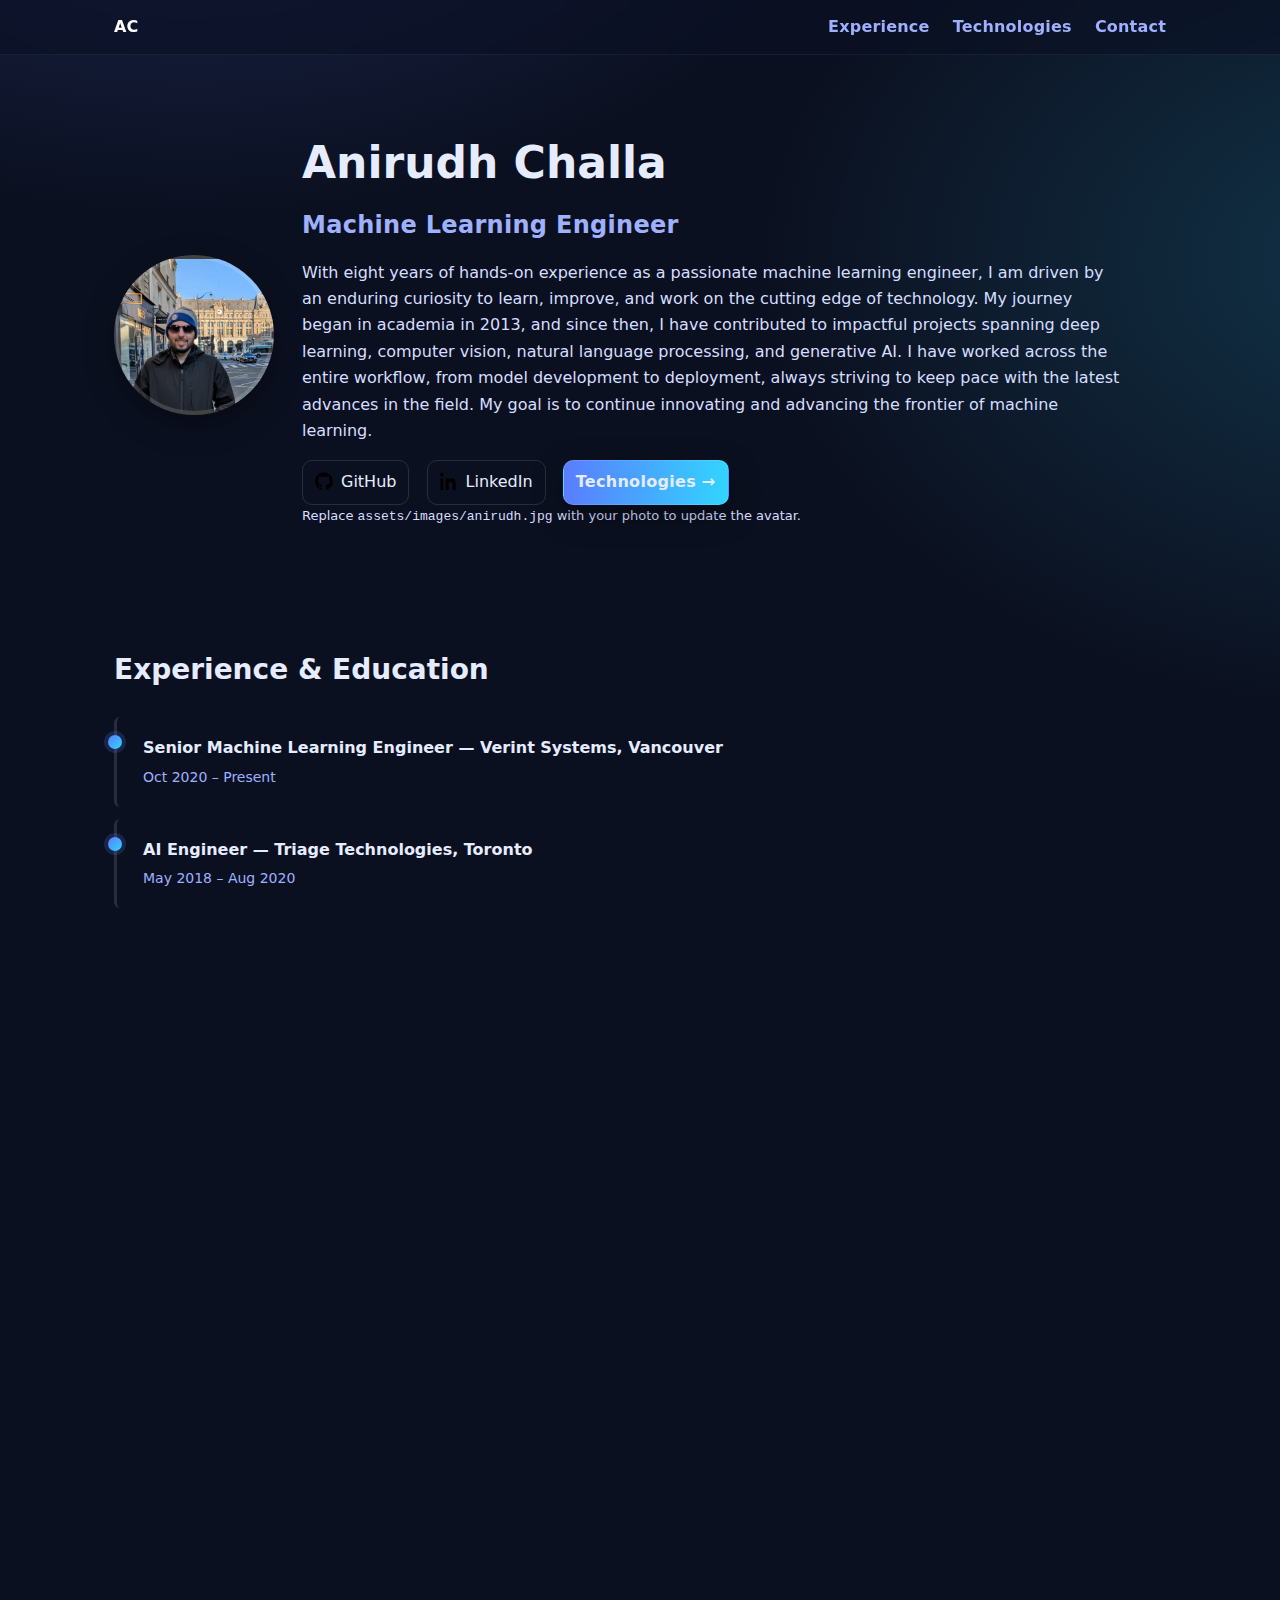
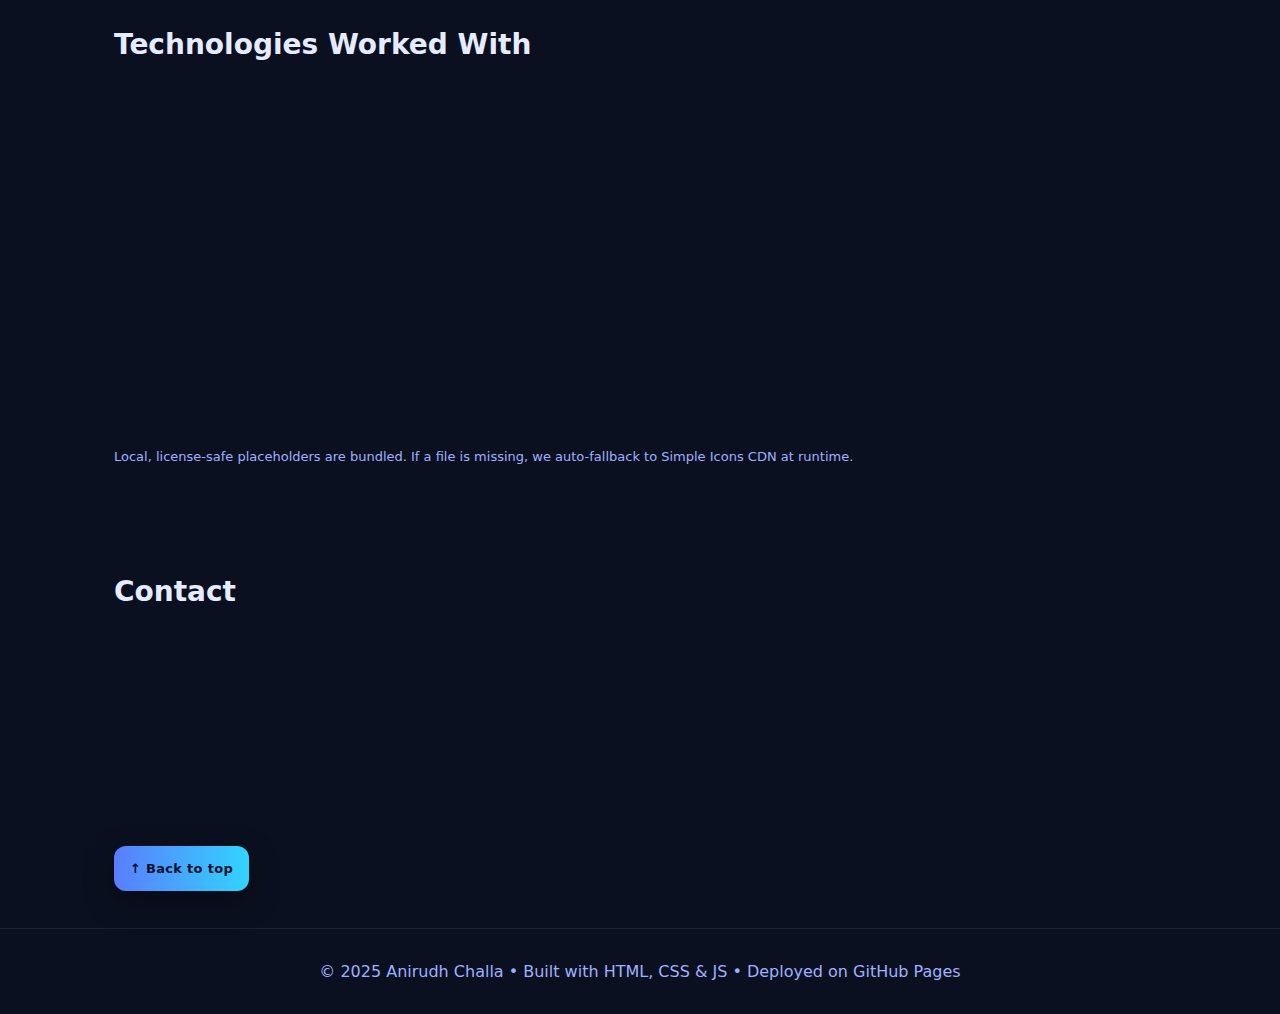
<file: index.html>
<!doctype html>
<html lang="en">
<head>
<meta charset="utf-8">
<meta name="viewport" content="width=device-width, initial-scale=1">
<title>Anirudh Challa | Machine Learning Engineer</title>
<link rel="icon" href="assets/icons/favicon.svg" type="image/svg+xml">
<link rel="stylesheet" href="css/styles.css">
<meta name="description" content="Portfolio of Anirudh Challa — Machine Learning Engineer in Vancouver.">
<style>
  .icon { width:18px;height:18px;display:inline-block;vertical-align:-3px; margin-right:8px; }
  section{scroll-margin-top:90px}
  .section-title{font-size:28px;margin:40px 0 10px}
</style>
</head>
<body>
  <div class="nav">
    <div class="inner container">
      <div><a href="#top" style="margin-left:0;color:#fff;font-weight:800">AC</a></div>
      <div>
        <a href="#experience">Experience</a>
        <a href="#technologies">Technologies</a>
        <a href="#contact">Contact</a>
      </div>
    </div>
  </div>

  <div id="top" class="container hero">
    <div class="pfp" aria-label="Profile photo placeholder"></div>
    <div>
      <h1>Anirudh Challa</h1>
      <h2>Machine Learning Engineer</h2>
      <p>With eight years of hands-on experience as a passionate machine learning engineer, I am driven by an enduring curiosity to learn, improve, and work on the cutting edge of technology. My journey began in academia in 2013, and since then, I have contributed to impactful projects spanning deep learning, computer vision, natural language processing, and generative AI. I have worked across the entire workflow, from model development to deployment, always striving to keep pace with the latest advances in the field. My goal is to continue innovating and advancing the frontier of machine learning.</p>
      <div class="social">
        <a href="https://github.com/anirudh-challa" target="_blank" rel="noopener"><span class="icon" style="background:url('assets/icons/github.svg') center/contain no-repeat"></span>GitHub</a>
        <a href="https://www.linkedin.com/in/anirudhchalla2907/" target="_blank" rel="noopener"><span class="icon" style="background:url('assets/icons/linkedin.svg') center/contain no-repeat"></span>LinkedIn</a>
        <a class="cta" href="#technologies">Technologies →</a>
      </div>
      <p class="small">Replace <code>assets/images/anirudh.jpg</code> with your photo to update the avatar.</p>
    </div>
  </div>

  <div id="experience" class="container">
    <h2 class="section-title">Experience & Education</h2>
    <div class="timeline">
      <div class="step">
        <h4>Senior Machine Learning Engineer — Verint Systems, Vancouver</h4>
        <div class="when">Oct 2020 – Present</div>
      </div>
      <div class="step">
        <h4>AI Engineer — Triage Technologies, Toronto</h4>
        <div class="when">May 2018 – Aug 2020</div>
      </div>
      <div class="step">
        <h4>Machine Learning Engineer — Holistic Labs, Campbell</h4>
        <div class="when">Sep 2017 – Apr 2018</div>
      </div>
      <div class="step">
        <h4>AI Scientist Intern — Loop AI Labs, San Francisco</h4>
        <div class="when">Summer 2016</div>
      </div>
      <div class="step">
        <h4>Master's in Computer Science (Machine Learning) — University of California, Santa Cruz</h4>
        <div class="when">2015 – 2017</div>
      </div>
      <div class="step">
        <h4>Research Intern — IIIT Bangalore</h4>
        <div class="when">Summer 2014</div>
        <p>Worked on detecting personality types from vlogs using multimodal inputs.</p>
      </div>
      <div class="step">
        <h4>Bachelor's in Computer Science & Engineering — SASTRA University, Thanjavur</h4>
        <div class="when">2011 – 2015</div>
      </div>
    </div>
  </div>

  <div id="technologies" class="container">
    <h2 class="section-title">Technologies Worked With</h2>
    <div class="tech-cloud">
      <div class="logo"><img src="assets/logos/python.svg" alt="python"></div>
      <div class="logo"><img src="assets/logos/numpy.svg" alt="numpy"></div>
      <div class="logo"><img src="assets/logos/keras.svg" alt="keras"></div>
      <div class="logo"><img src="assets/logos/pytorch.svg" alt="pytorch"></div>
      <div class="logo"><img src="assets/logos/spacy.svg" alt="spacy"></div>
      <div class="logo"><img src="assets/logos/tensorflow.svg" alt="tensorflow"></div>
      <div class="logo"><img src="assets/logos/seaborn.svg" alt="seaborn"></div>
      <div class="logo"><img src="assets/logos/matplotlib.svg" alt="matplotlib"></div>
      <div class="logo"><img src="assets/logos/huggingface.svg" alt="huggingface"></div>
      <div class="logo"><img src="assets/logos/pyspark.svg" alt="pyspark"></div>
      <div class="logo"><img src="assets/logos/aws.svg" alt="aws"></div>
      <div class="logo"><img src="assets/logos/llms.svg" alt="llms"></div>
      <div class="logo"><img src="assets/logos/computer_vision.svg" alt="computer_vision"></div>
      <div class="logo"><img src="assets/logos/nlp.svg" alt="nlp"></div>
      <div class="logo"><img src="assets/logos/kubeflow.svg" alt="kubeflow"></div>
      <div class="logo"><img src="assets/logos/git.svg" alt="git"></div>
      <div class="logo"><img src="assets/logos/sql.svg" alt="sql"></div>
      <div class="logo"><img src="assets/logos/bash.svg" alt="bash"></div>
      <div class="logo"><img src="assets/logos/cpp.svg" alt="cpp"></div>
      <div class="logo"><img src="assets/logos/d3.svg" alt="d3"></div>
      <div class="logo"><img src="assets/logos/airflow.svg" alt="airflow"></div>
    </div>
    <p class="small">Local, license-safe placeholders are bundled. If a file is missing, we auto-fallback to Simple Icons CDN at runtime.</p>
  </div>

  <div id="contact" class="container">
    <h2 class="section-title">Contact</h2>
    <div class="grid">
      <div class="card">
        <div class="kicker">Email</div>
        <h3><a href="mailto:anirudh.challa108@gmail.com" class="cta"><span class="icon" style="background:url('assets/icons/email.svg') center/contain no-repeat"></span>anirudh.challa108@gmail.com</a></h3>
      </div>
      <div class="card">
        <div class="kicker">GitHub</div>
        <p><a class="cta" href="https://github.com/anirudh-challa" target="_blank" rel="noopener"><span class="icon" style="background:url('assets/icons/github.svg') center/contain no-repeat"></span>github.com/anirudh-challa</a></p>
      </div>
      <div class="card">
        <div class="kicker">LinkedIn</div>
        <p><a class="cta" href="https://www.linkedin.com/in/anirudhchalla2907/" target="_blank" rel="noopener"><span class="icon" style="background:url('assets/icons/linkedin.svg') center/contain no-repeat"></span>linkedin.com/in/anirudhchalla2907</a></p>
      </div>
    </div>
    <p class="small"><a href="#top" class="cta">↑ Back to top</a></p>
  </div>

  <div class="footer">© 2025 Anirudh Challa • Built with HTML, CSS & JS • Deployed on GitHub Pages</div>
  <script src="js/scripts.js"></script>
  <script>
    // Fallback to CDN for tech logos if local file fails
    const slugMap = {{"python":"python","numpy":"numpy","keras":"keras","pytorch":"pytorch","spacy":"spacy","tensorflow":"tensorflow","seaborn":"seaborn","matplotlib":"matplotlib","huggingface":"huggingface","pyspark":"apachespark","aws":"amazonaws","llms":"openai","computer_vision":"opencv","nlp":"nlp","kubeflow":"kubeflow","git":"git","sql":"mysql","bash":"gnu-bash","cpp":"cplusplus","d3":"d3dotjs","airflow":"apacheairflow"}};
    const cdn = (name) => `https://cdn.simpleicons.org/${{}}`.replace("{{}}", slugMap[name] || name);
    document.querySelectorAll('#technologies .logo img').forEach(img => {{
      img.addEventListener('error', () => {{
        const name = img.getAttribute('alt');
        img.src = cdn(name);
      }});
    }});
  </script>
</body>
</html>
</file>
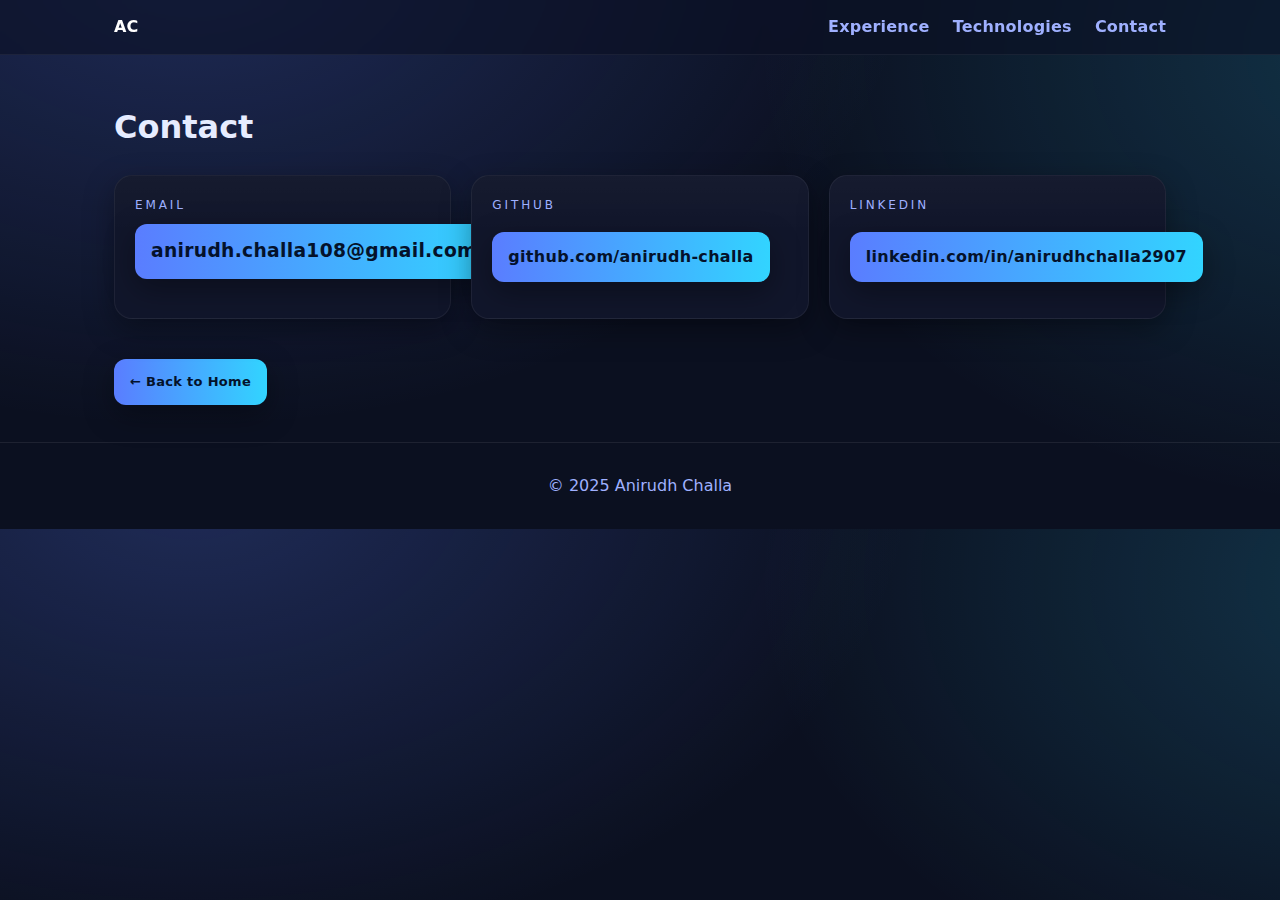
<file: contact.html>
<!doctype html>
<html lang="en">
<head>
<meta charset="utf-8">
<meta name="viewport" content="width=device-width, initial-scale=1">
<title>Contact — Anirudh Challa</title>
<link rel="stylesheet" href="css/styles.css">
</head>
<body>
  <div class="nav">
    <div class="inner container">
      <div><a href="index.html" style="margin-left:0;color:#fff;font-weight:800">AC</a></div>
      <div>
        <a href="experience.html">Experience</a>
        <a href="technologies.html">Technologies</a>
        <a href="contact.html">Contact</a>
      </div>
    </div>
  </div>

  <div class="container">
    <h1>Contact</h1>
    <div class="grid">
      <div class="card">
        <div class="kicker">Email</div>
        <h3><a href="mailto:anirudh.challa108@gmail.com" class="cta">anirudh.challa108@gmail.com</a></h3>
      </div>
      <div class="card">
        <div class="kicker">GitHub</div>
        <p><a class="cta" href="https://github.com/anirudh-challa" target="_blank" rel="noopener">github.com/anirudh-challa</a></p>
      </div>
      <div class="card">
        <div class="kicker">LinkedIn</div>
        <p><a class="cta" href="https://www.linkedin.com/in/anirudhchalla2907/" target="_blank" rel="noopener">linkedin.com/in/anirudhchalla2907</a></p>
      </div>
    </div>
    <p class="small"><a href="index.html" class="cta">← Back to Home</a></p>
  </div>

  <div class="footer">© 2025 Anirudh Challa</div>
  <script src="js/scripts.js"></script>
</body>
</html>
</file>
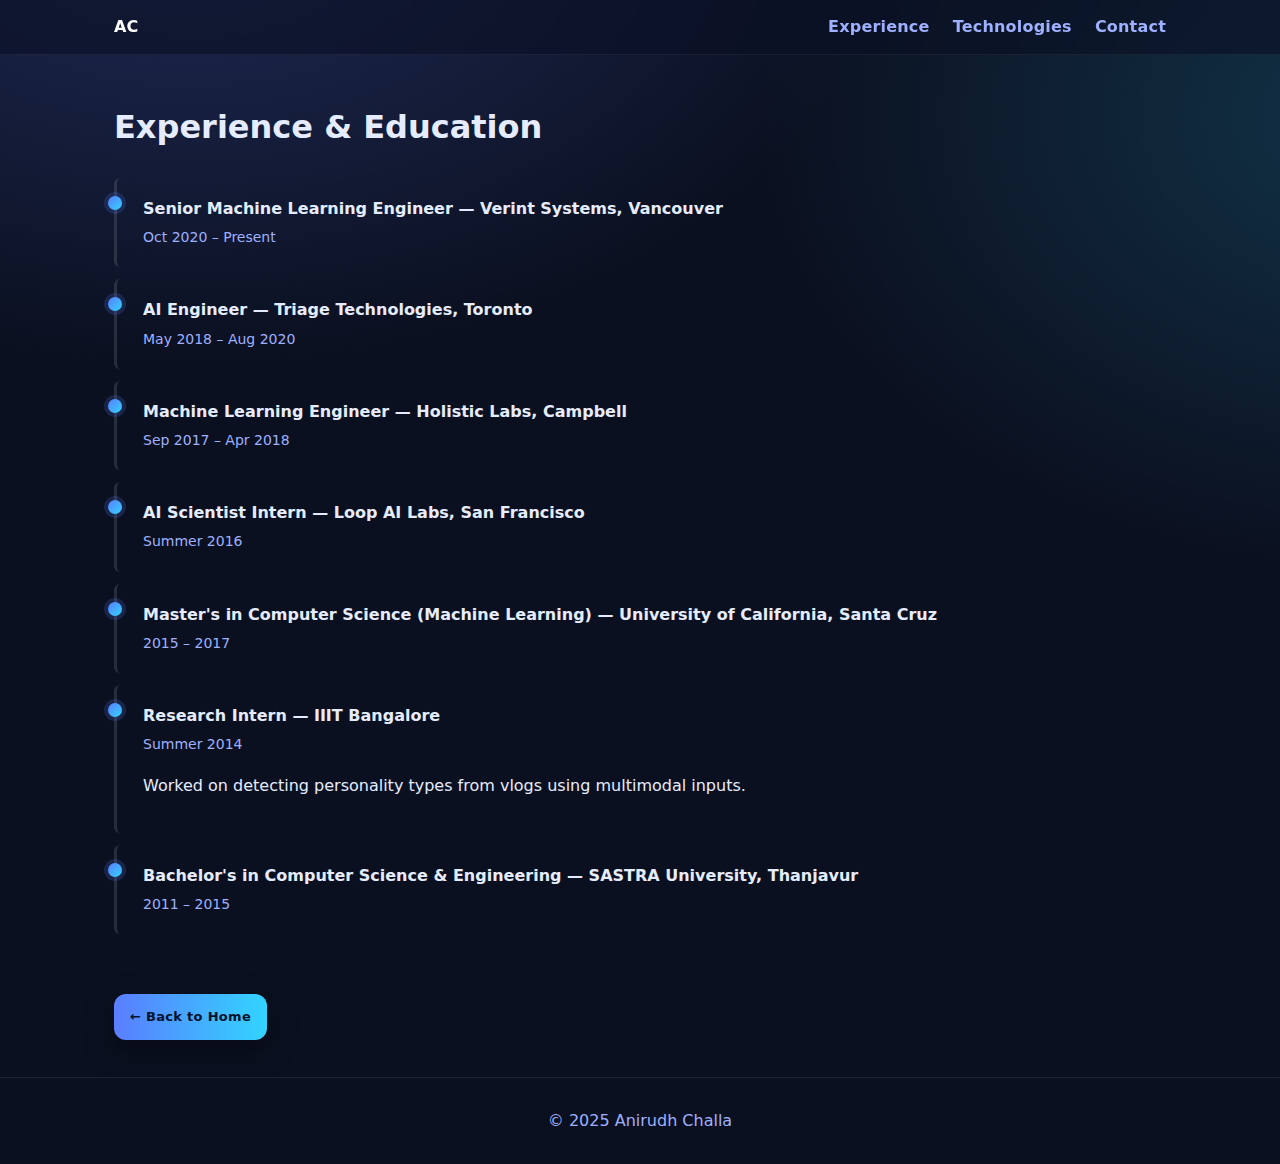
<file: experience.html>
<!doctype html>
<html lang="en">
<head>
<meta charset="utf-8">
<meta name="viewport" content="width=device-width, initial-scale=1">
<title>Experience & Education — Anirudh Challa</title>
<link rel="stylesheet" href="css/styles.css">
</head>
<body>
  <div class="nav">
    <div class="inner container">
      <div><a href="index.html" style="margin-left:0;color:#fff;font-weight:800">AC</a></div>
      <div>
        <a href="experience.html">Experience</a>
        <a href="technologies.html">Technologies</a>
        <a href="contact.html">Contact</a>
      </div>
    </div>
  </div>

  <div class="container">
    <h1>Experience & Education</h1>
    <div class="timeline">
      <div class="step">
        <h4>Senior Machine Learning Engineer — Verint Systems, Vancouver</h4>
        <div class="when">Oct 2020 – Present</div>
      </div>
      <div class="step">
        <h4>AI Engineer — Triage Technologies, Toronto</h4>
        <div class="when">May 2018 – Aug 2020</div>
      </div>
      <div class="step">
        <h4>Machine Learning Engineer — Holistic Labs, Campbell</h4>
        <div class="when">Sep 2017 – Apr 2018</div>
      </div>
      <div class="step">
        <h4>AI Scientist Intern — Loop AI Labs, San Francisco</h4>
        <div class="when">Summer 2016</div>
      </div>
      <div class="step">
        <h4>Master's in Computer Science (Machine Learning) — University of California, Santa Cruz</h4>
        <div class="when">2015 – 2017</div>
      </div>
      <div class="step">
        <h4>Research Intern — IIIT Bangalore</h4>
        <div class="when">Summer 2014</div>
        <p>Worked on detecting personality types from vlogs using multimodal inputs.</p>
      </div>
      <div class="step">
        <h4>Bachelor's in Computer Science & Engineering — SASTRA University, Thanjavur</h4>
        <div class="when">2011 – 2015</div>
      </div>
    </div>
    <p class="small"><a href="index.html" class="cta">← Back to Home</a></p>
  </div>

  <div class="footer">© 2025 Anirudh Challa</div>
  <script src="js/scripts.js"></script>
</body>
</html>
</file>
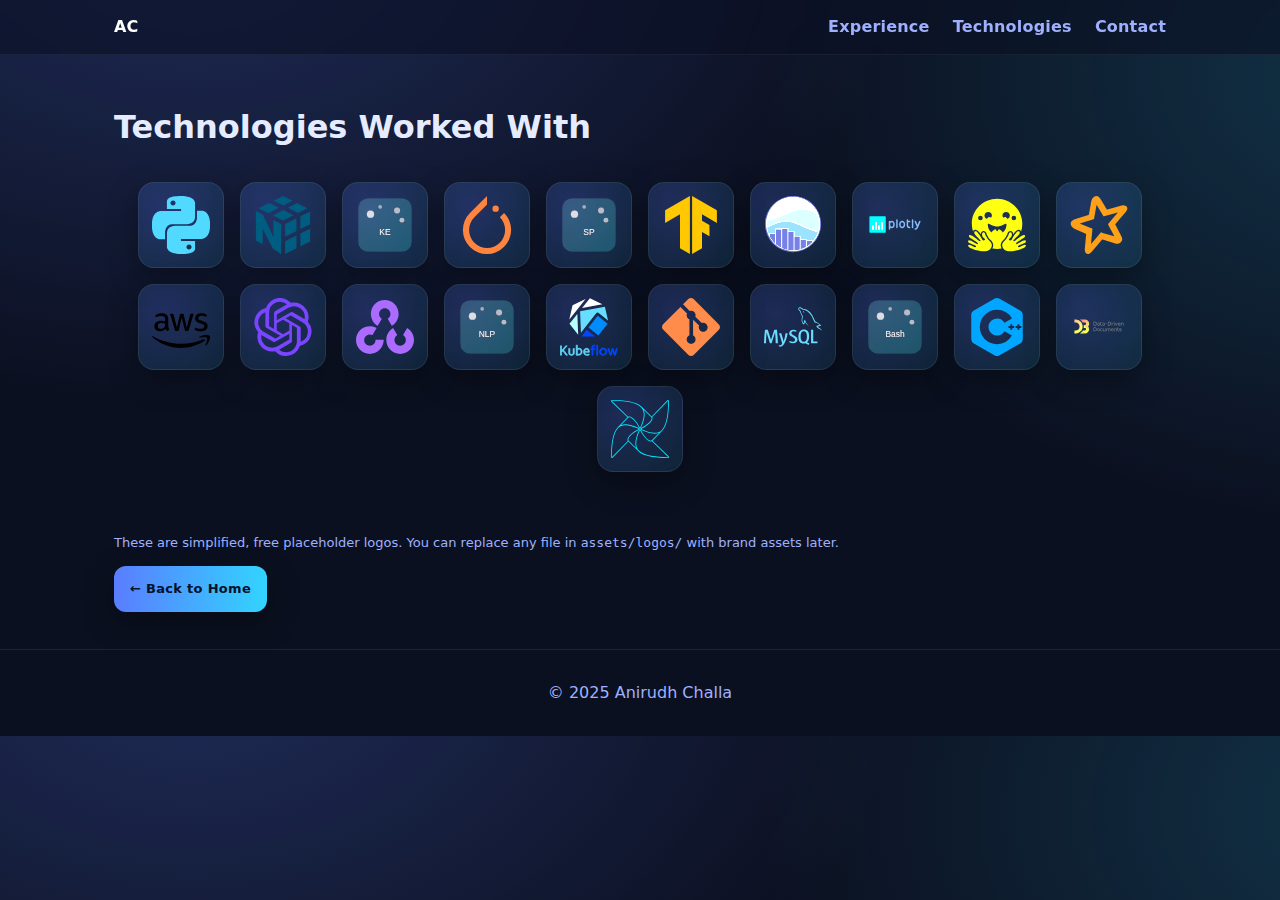
<file: technologies.html>
<!doctype html>
<html lang="en">
<head>
<meta charset="utf-8">
<meta name="viewport" content="width=device-width, initial-scale=1">
<title>Technologies — Anirudh Challa</title>
<link rel="stylesheet" href="css/styles.css">
</head>
<body>
  <div class="nav">
    <div class="inner container">
      <div><a href="index.html" style="margin-left:0;color:#fff;font-weight:800">AC</a></div>
      <div>
        <a href="experience.html">Experience</a>
        <a href="technologies.html">Technologies</a>
        <a href="contact.html">Contact</a>
      </div>
    </div>
  </div>

  <div class="container">
    <h1>Technologies Worked With</h1>
    <div class="tech-cloud">
      <!-- Logos automatically included in /assets/logos -->
      <div class="logo"><img src="assets/logos/python.svg" alt="Python"></div>
      <div class="logo"><img src="assets/logos/numpy.svg" alt="Numpy"></div>
      <div class="logo"><img src="assets/logos/keras.svg" alt="Keras"></div>
      <div class="logo"><img src="assets/logos/pytorch.svg" alt="Pytorch"></div>
      <div class="logo"><img src="assets/logos/spacy.svg" alt="Spacy"></div>
      <div class="logo"><img src="assets/logos/tensorflow.svg" alt="Tensorflow"></div>
      <div class="logo"><img src="assets/logos/seaborn.svg" alt="Seaborn"></div>
      <div class="logo"><img src="assets/logos/matplotlib.svg" alt="Matplotlib"></div>
      <div class="logo"><img src="assets/logos/huggingface.svg" alt="Huggingface"></div>
      <div class="logo"><img src="assets/logos/pyspark.svg" alt="Pyspark"></div>
      <div class="logo"><img src="assets/logos/aws.svg" alt="Aws"></div>
      <div class="logo"><img src="assets/logos/llms.svg" alt="Llms"></div>
      <div class="logo"><img src="assets/logos/computer_vision.svg" alt="Computer_Vision"></div>
      <div class="logo"><img src="assets/logos/nlp.svg" alt="Nlp"></div>
      <div class="logo"><img src="assets/logos/kubeflow.svg" alt="Kubeflow"></div>
      <div class="logo"><img src="assets/logos/git.svg" alt="Git"></div>
      <div class="logo"><img src="assets/logos/sql.svg" alt="Sql"></div>
      <div class="logo"><img src="assets/logos/bash.svg" alt="Bash"></div>
      <div class="logo"><img src="assets/logos/cpp.svg" alt="Cpp"></div>
      <div class="logo"><img src="assets/logos/d3.svg" alt="D3"></div>
      <div class="logo"><img src="assets/logos/airflow.svg" alt="Airflow"></div>
    </div>
    <p class="small">These are simplified, free placeholder logos. You can replace any file in <code>assets/logos/</code> with brand assets later.</p>
    <p class="small"><a href="index.html" class="cta">← Back to Home</a></p>
  </div>

  <div class="footer">© 2025 Anirudh Challa</div>
  <script src="js/scripts.js"></script>
</body>
</html>
</file>
<file: css/styles.css>
:root{
  --bg: #0b1020;
  --card: #11162b;
  --text: #e6ecff;
  --muted: #9fb0ff;
  --accent: #5a7dff;
  --accent2:#32d4ff;
  --ring: rgba(90,125,255,0.5);
  --shadow: 0 10px 30px rgba(0,0,0,0.35);
}
*{box-sizing:border-box}
html,body{margin:0;padding:0}
body{
  font-family: ui-sans-serif, system-ui, -apple-system, Segoe UI, Roboto, Inter, "Helvetica Neue", Arial, "Apple Color Emoji","Segoe UI Emoji";
  background: radial-gradient(1200px 800px at 15% -10%, rgba(90,125,255,0.25), transparent 60%),
              radial-gradient(1000px 700px at 110% 10%, rgba(50,212,255,0.18), transparent 65%),
              var(--bg);
  color: var(--text);
  line-height: 1.65;
}
.container{max-width:1100px;margin:0 auto;padding:24px}
.nav{position:sticky;top:0;backdrop-filter: blur(8px);
  background: rgba(10,15,35,0.6);
  border-bottom:1px solid rgba(255,255,255,0.06);z-index:50}
.nav .inner{display:flex;align-items:center;justify-content:space-between;padding:14px 24px}
.nav a{color:var(--muted);text-decoration:none;margin-left:18px;font-weight:600;letter-spacing:.2px;position:relative}
.nav a:hover{color:var(--text)}
.nav a:after{content:"";position:absolute;left:0;bottom:-6px;height:2px;width:0;background:linear-gradient(90deg,var(--accent),var(--accent2));transition:width .25s ease}
.nav a:hover:after{width:100%}
.hero{padding:72px 24px 40px;display:grid;grid-template-columns: 160px 1fr;grid-gap:28px;align-items:center}
.hero .pfp{
  width:160px;height:160px;border-radius:50%;border:4px solid rgba(255,255,255,.15);
  box-shadow: var(--shadow);
  background:#222 url("../assets/images/anirudh.jpg") center/cover no-repeat;
}
.hero h1{font-size:44px;margin:0 0 6px}
.hero h2{margin:0 0 14px;color:var(--muted);font-weight:600;letter-spacing:.3px}
.hero p{max-width:820px;margin:0 0 16px;color:#d6deff}
.hero-spacer {
  height: 16px;        /* adjust to taste (8–24px) */}
.social a{display:inline-block;margin-right:12px;padding:8px 12px;border:1px solid rgba(255,255,255,0.12);border-radius:10px;color:var(--text);text-decoration:none;transform:translateY(0);transition:transform .2s, border-color .2s}
.social a:hover{transform:translateY(-2px);border-color:var(--accent)}
.grid{display:grid;grid-template-columns: repeat(auto-fill,minmax(280px,1fr));gap:20px;margin:20px 0 40px}
.card{
  background:linear-gradient(180deg,rgba(255,255,255,.02),transparent 40%), var(--card);
  border:1px solid rgba(255,255,255,0.06);
  border-radius:18px;padding:20px;box-shadow: var(--shadow);
  transition: transform .25s ease, box-shadow .25s ease, border-color .25s ease;
}
.card:hover{transform: translateY(-4px); border-color: rgba(90,125,255,0.35); box-shadow: 0 20px 50px rgba(0,0,0,0.45)}
.kicker{font-size:12px;text-transform:uppercase;letter-spacing:.24em;color:var(--muted)}
h3{margin:8px 0 6px}
.footer{padding:30px 24px;color:var(--muted);text-align:center;border-top:1px solid rgba(255,255,255,0.08)}
.timeline{margin:24px 0 60px}
.step{position:relative;padding:18px 18px 18px 26px;border-left:3px solid rgba(255,255,255,0.12);margin:0 0 12px;border-radius:6px}
.step:before{content:"";position:absolute;left:-9px;top:18px;width:14px;height:14px;border-radius:50%;background:linear-gradient(135deg,var(--accent),var(--accent2)); box-shadow:0 0 0 4px rgba(90,125,255,.18)}
.step h4{margin:0 0 4px}
.step .when{color:var(--muted);font-size:14px}
.tech-cloud{display:flex;flex-wrap:wrap;gap:16px;justify-content:center;margin:28px 0 60px}
.logo {
  width:86px; height:86px;
  border-radius:16px;
  border:1px solid rgba(255,255,255,.08);
  background: radial-gradient(circle at 30% 30%, rgba(90,125,255,0.25), rgba(50,212,255,0.1));
  display:flex; align-items:center; justify-content:center;
  box-shadow: var(--shadow);
  transition: transform .2s ease, box-shadow .2s ease, border-color .2s ease, filter .2s;
}
.logo img {
  filter: brightness(1.8) saturate(1.2);
}
.logo:hover{transform: translateY(-4px) scale(1.04); border-color: var(--ring); box-shadow: 0 18px 40px rgba(0,0,0,0.5); filter: saturate(1.1)}
.logo img{max-width:58px;max-height:58px;display:block}
.cta{display:inline-flex;align-items:center;gap:10px;background:linear-gradient(90deg,var(--accent),var(--accent2));
  color:#04122b;text-decoration:none;padding:12px 16px;border-radius:12px;font-weight:800;letter-spacing:.3px;box-shadow:var(--shadow);
  transition: transform .2s ease, box-shadow .2s ease}
.cta:hover{transform:translateY(-2px); box-shadow: 0 20px 44px rgba(0,0,0,0.45)}
.small{font-size:13px;color:var(--muted)}
/* Contact stacked layout to maintain order */
.contact-list{max-width:900px;margin:20px auto 40px;display:flex;flex-direction:column;gap:16px}
.contact-list .card{width:100%}

/* Animated timeline dots */
@keyframes pulseDot {
  0% { transform: scale(1); box-shadow: 0 0 0 0 rgba(90,125,255,0.35); }
  70% { transform: scale(1.12); box-shadow: 0 0 0 10px rgba(90,125,255,0); }
  100% { transform: scale(1); box-shadow: 0 0 0 0 rgba(90,125,255,0); }
}
.step:before{
  animation: pulseDot 2.2s ease-in-out infinite;
}

/* Contact icons row */
.contact-icons{
  display:flex;
  align-items:center;
  gap:18px;
  margin: 12px 0 28px;
}
.icon-btn{
  width:56px; height:56px;
  display:inline-flex; align-items:center; justify-content:center;
  border-radius:50%;
  border:1px solid rgba(255,255,255,0.14);
  background: radial-gradient(120% 120% at 30% 20%, rgba(90,125,255,.18), transparent 60%), #0e1430;
  box-shadow: var(--shadow);
  transition: transform .18s ease, border-color .18s ease, box-shadow .18s ease, filter .18s ease;
}
.icon-btn:hover{ transform: translateY(-3px); border-color: var(--accent); filter: saturate(1.15) }
.icon-btn img{ width:26px; height:26px; display:block }
.contact-note{ color: var(--muted); font-size: 13px; }
</file>
